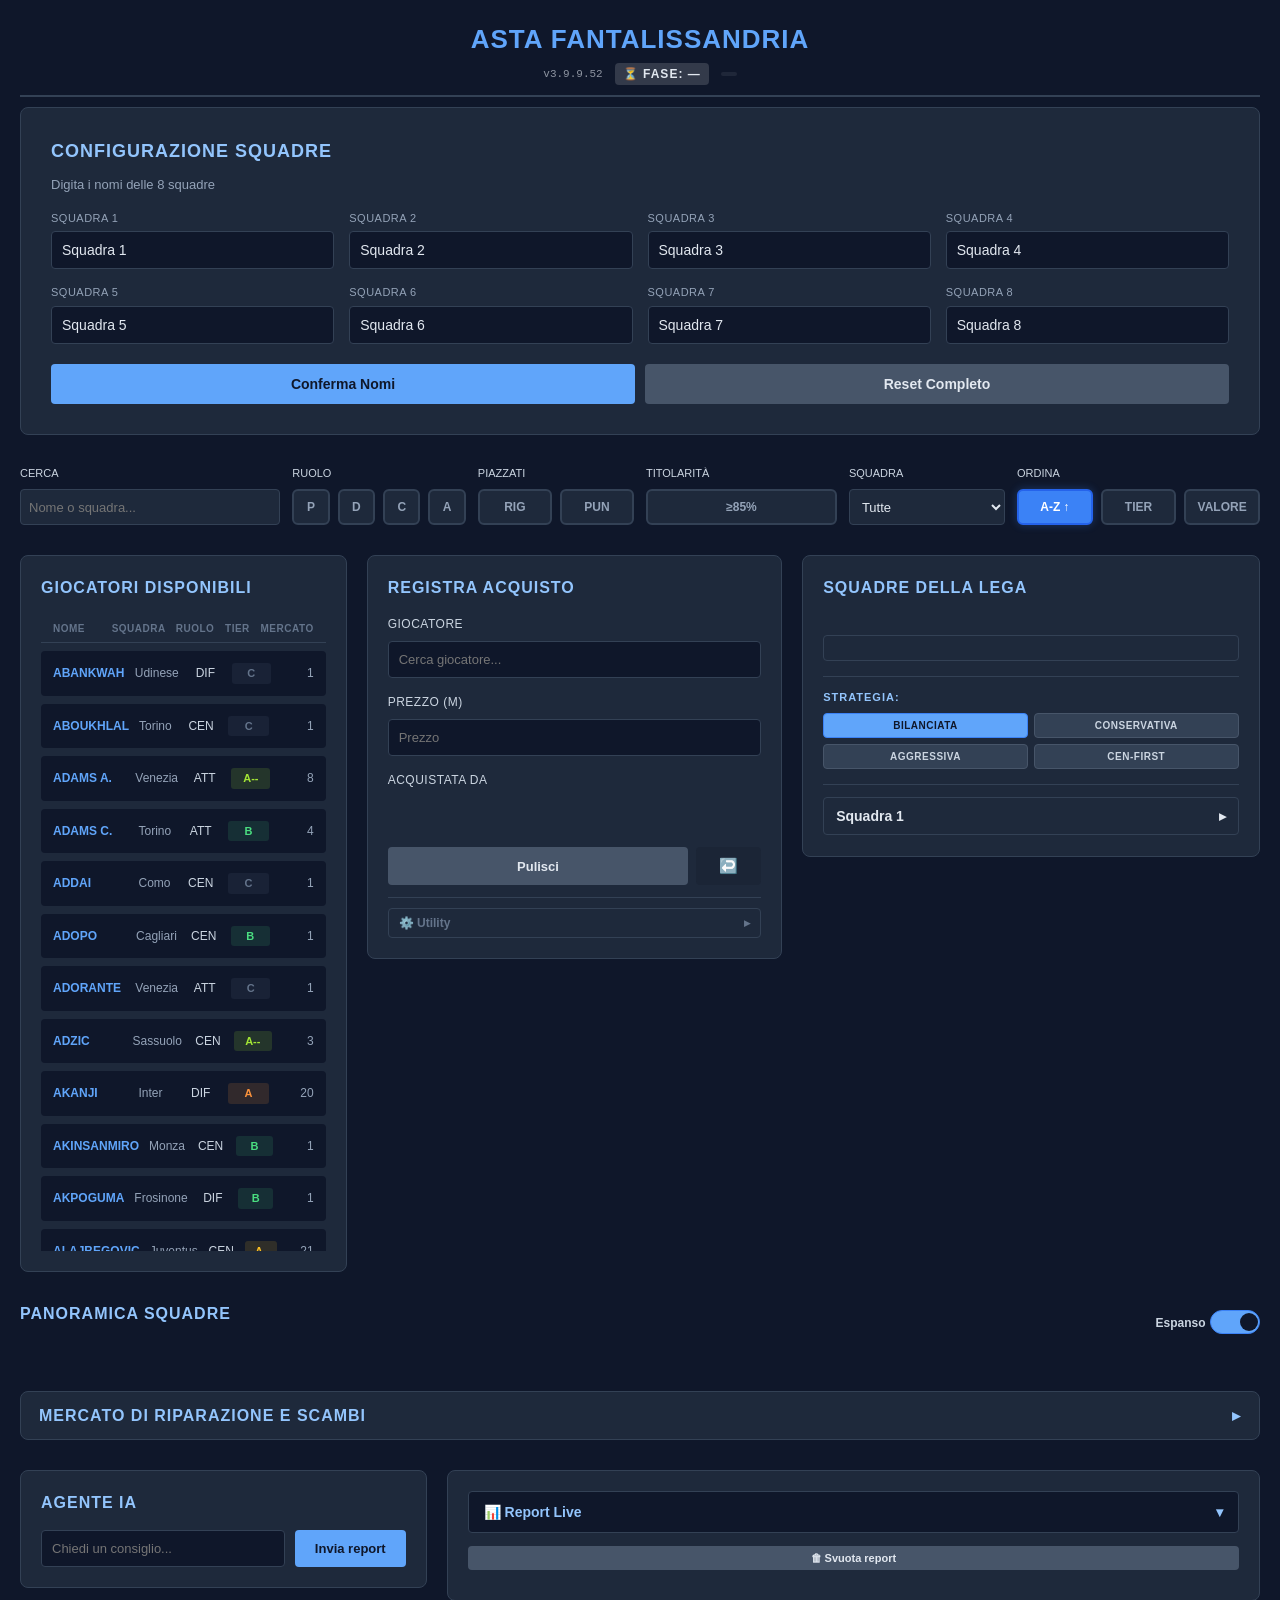
<file: index.html>
<!DOCTYPE html>
<html lang="it">
<head>
    <meta charset="UTF-8">
    <meta name="viewport" content="width=device-width, initial-scale=1.0">

    <!-- CACHE.
         Il ?v= sui file .css/.js non basta da solo: se Safari serve dalla
         cache QUESTA pagina, dentro trova ancora il numero vecchio e
         ricarica di conseguenza anche CSS e JS vecchi. GitHub Pages non
         permette di impostare header HTTP, quindi si chiede al browser di
         non conservare il documento. Non e' garantito al 100% su tutti i
         browser, ma su Safari fa la differenza. -->
    <meta http-equiv="Cache-Control" content="no-cache, no-store, must-revalidate">
    <meta http-equiv="Pragma" content="no-cache">
    <meta http-equiv="Expires" content="0">

    <!-- Pagina principale: raggiungibile come pol1bio.github.io/FantaAI/
         Copia identica di fantacalcio_v3_9_6.html, tenuto come indirizzo
         vecchio finche' non si e' sicuri. Quando si cancella il vecchio,
         questo resta l'unico: NON modificarne uno solo dei due nel
         frattempo, o divergono. -->
    <title>Asta Fantacalcio v3.9.9.52</title>
    <link rel="icon" type="image/png" href="favicon.png">
    <link rel="stylesheet" href="fantacalcio_styles.css?v=39952">
</head>
<body>
    <script>
        /* Versione dichiarata da QUESTA pagina. fantacalcio_app.js dichiara
           la propria: se le due non coincidono vuol dire che il browser ha
           mescolato file di versioni diverse (tipicamente HTML dalla cache e
           JS nuovo, o viceversa) e viene mostrato un avviso invece di far
           usare in asta una combinazione incoerente. */
        window.HTML_VERSION = '3.9.9.52';
    </script>
    <div class="container">
        <header>
            <h1 id="appTitle">Asta Fantacalcio</h1>
            <div style="display:flex;gap:12px;align-items:center;justify-content:center;margin-top:4px;">
                <span style="font-size:11px;opacity:0.6;font-family:monospace;">v3.9.9.52</span>
                <span id="faseIndicator" style="font-size:12px;font-weight:700;letter-spacing:1px;padding:2px 8px;border-radius:4px;background:rgba(255,255,255,0.15);">⏳ FASE: —</span>
                <span id="astaProgress" style="font-size:11px;font-family:monospace;color:#cbd5e1;padding:2px 8px;border-radius:4px;background:rgba(255,255,255,0.07);"></span>
            </div>
        </header>

        <!-- SETUP NOMI SQUADRE -->
        <div id="setupNamesSection" class="setup-section">
            <h2>Configurazione Squadre</h2>
            <p style="color: #94a3b8; font-size: 13px; margin-bottom: 15px;">Digita i nomi delle 8 squadre</p>
            <div class="setup-grid" id="setupNamesGrid"></div>
            <div class="setup-button-group">
                <button onclick="confirmTeamNames()">Conferma Nomi</button>
                <button class="secondary" onclick="resetAll()">Reset Completo</button>
            </div>
        </div>

        <!-- SETUP ORDINE -->
        <div id="setupSection" class="setup-section" style="display: none;">
            <h2>Setup Ordine Estrazione</h2>
            <p style="color: #94a3b8; font-size: 13px; margin-bottom: 15px;">Seleziona l'ordine in cui le squadre apriranno i giocatori</p>
            <div class="setup-grid" id="setupGrid"></div>
            <div class="setup-button-group">
                <button onclick="confirmOrder()">Conferma Ordine</button>
                <button class="secondary" onclick="resetSetup()">Resetta</button>
            </div>
        </div>

        <!-- CONFERMA BUDGET: compare solo nelle leghe dove il budget di
             partenza non e' uguale per tutti (1996: 400 + residuo). Va fatta
             PRIMA del primo acquisto. -->
        <div id="budgetSection" class="setup-section" style="display: none;">
            <h2>Conferma crediti di partenza</h2>
            <p style="color: #94a3b8; font-size: 13px; margin-bottom: 15px;">
                400 crediti più il residuo della scorsa stagione. Correggi se qualcuno contesta il proprio residuo.
            </p>
            <div class="setup-grid" id="budgetGrid"></div>
            <div class="setup-button-group">
                <button onclick="confermaBudget()">Conferma crediti</button>
                <button class="secondary" onclick="ripristinaBudgetDiLega()">Ripristina valori di partenza</button>
            </div>
        </div>

        <!-- FILTRI (1 riga) -->
        <div class="filters-section">
            <div class="filter-row">
                <div class="filter-item">
                    <label style="font-size: 11px; color: #cbd5e1; text-transform: uppercase; display: block; margin-bottom: 8px;">Cerca</label>
                    <div style="position: relative;">
                        <input type="text" id="availableSearch" placeholder="Nome o squadra..." onkeyup="filterAvailable()" style="width: 100%; padding: 8px; background: #1e293b; border: 1px solid #334155; border-radius: 4px; color: #e2e8f0; font-size: 13px;">
                        <button id="clearAvailableSearchBtn" onclick="clearAvailableSearch()" style="position: absolute; right: 10px; top: 50%; transform: translateY(-50%); background: none; border: none; color: #60a5fa; cursor: pointer; font-size: 18px; padding: 0; display: none;">✕</button>
                    </div>
                </div>

                <div class="filter-item">
                    <label style="font-size: 11px; color: #cbd5e1; text-transform: uppercase; display: block; margin-bottom: 8px;">Ruolo</label>
                    <div class="filter-buttons">
                        <button class="filter-btn" onclick="toggleRoleFilter('POR', this)">P</button>
                        <button class="filter-btn" onclick="toggleRoleFilter('DIF', this)">D</button>
                        <button class="filter-btn" onclick="toggleRoleFilter('CEN', this)">C</button>
                        <button class="filter-btn" onclick="toggleRoleFilter('ATT', this)">A</button>
                    </div>
                </div>

                <div class="filter-item">
                    <label style="font-size: 11px; color: #cbd5e1; text-transform: uppercase; display: block; margin-bottom: 8px;">Piazzati</label>
                    <div class="filter-buttons">
                        <button class="filter-btn" title="Rigoristi designati" onclick="toggleSetPieceFilter('RIGOR', this)">RIG</button>
                        <button class="filter-btn" title="Battitori di punizioni" onclick="toggleSetPieceFilter('PUNIZION', this)">PUN</button>
                    </div>
                </div>

                <div class="filter-item">
                    <label style="font-size: 11px; color: #cbd5e1; text-transform: uppercase; display: block; margin-bottom: 8px;">Titolarità</label>
                    <div class="filter-buttons">
                        <button class="filter-btn" id="btnTitolareFisso" title="Titolarità attesa ≥ 85%" onclick="toggleTitolareFilter(this)">≥85%</button>
                    </div>
                </div>

                <div class="filter-item">
                    <label style="font-size: 11px; color: #cbd5e1; text-transform: uppercase; display: block; margin-bottom: 8px;">Squadra</label>
                    <select id="filterTeam" onchange="filterAvailable()" style="width: 100%; padding: 8px; background: #1e293b; border: 1px solid #334155; border-radius: 4px; color: #e2e8f0; font-size: 13px;">
                        <option value="">Tutte</option>
                    </select>
                </div>

                <div class="filter-item">
                    <label style="font-size: 11px; color: #cbd5e1; text-transform: uppercase; display: block; margin-bottom: 8px;">Ordina</label>
                    <div class="filter-buttons">
                        <button class="sort-toggle" id="sortAlpha" onclick="setSortMode('alpha')">
                            A-Z <span id="alphaDir">↑</span>
                        </button>
                        <button class="sort-toggle" id="sortTier" onclick="setSortMode('tier')">TIER</button>
                        <button class="sort-toggle" id="sortValue" onclick="setSortMode('value')">VALORE</button>
                    </div>
                </div>
            </div>
        </div>

        <!-- MAIN LAYOUT 4-COLONNE -->
        <div class="main-layout-4col">
            <!-- COLONNA 1-2: Giocatori Disponibili (2 colonne) -->
            <div class="col-players-left">
                <div class="panel">
                    <h3>Giocatori Disponibili</h3>
                    <div class="players-list-header">
                        <div>Nome</div>
                        <div>Squadra</div>
                        <div style="text-align:center;">Ruolo</div>
                        <div style="text-align:center;">Tier</div>
                        <div style="text-align:right;">Mercato</div>
                    </div>
                    <div class="players-list" id="playersList"></div>
                </div>
            </div>

            <!-- COLONNA 3: Registra Acquisto -->
            <div class="col-register">
                <div class="panel">
                    <h2>Registra Acquisto</h2>
                    
                    <div class="form-group">
                        <label>Giocatore</label>
                        <div class="autocomplete-container" style="position: relative;">
                            <input type="text" id="playerSearch" placeholder="Cerca giocatore..." autocomplete="off">
                            <button id="clearSearchBtn" onclick="clearPlayerSearch()" style="position: absolute; right: 10px; top: 50%; transform: translateY(-50%); background: none; border: none; color: #60a5fa; cursor: pointer; font-size: 18px; padding: 0; display: none;">✕</button>
                            <div id="autocompleteList" class="autocomplete-list"></div>
                        </div>
                    </div>

                    <div id="playerInfo" style="background: #0f172a; padding: 10px; border-radius: 4px; margin-bottom: 12px; font-size: 13px; display: none;"></div>

                    <div class="form-group">
                        <label>Prezzo (M)</label>
                        <input type="number" id="playerPrice" placeholder="Prezzo">
                    </div>

                    <div class="form-group">
                        <label>Acquistata da</label>
                        <div id="turnoChiamata" style="display:none;font-size:12px;color:#fbbf24;margin-bottom:8px;"></div>
                        <div class="team-buttons" id="teamButtons"></div>
                    </div>

                    <div id="messageDiv" class="message-div"></div>

                    <!-- Pulisci e Annulla sulla stessa riga, 8/10 e 2/10:
                         Pulisci si usa a ogni acquisto, Annulla solo quando
                         c'e' stato un errore. -->
                    <div class="button-group" style="display: flex; gap: 8px; margin-top: 15px; align-items: stretch;">
                        <button onclick="clearForm()" class="secondary" style="flex: 8;">Pulisci</button>
                        <button onclick="annullaUltimoAcquisto()" class="secondary btn-undo" style="flex: 2;"
                                title="Annulla l'ultimo acquisto registrato (prezzo o squadra sbagliati)">↩️</button>
                    </div>

                    <div class="utility-section">
                        <button class="utility-toggle" onclick="toggleUtility()">
                            <span>⚙️ Utility</span>
                            <span id="utilityChevron">▸</span>
                        </button>
                        <div id="utilityBody" class="utility-body" style="display:none;">
                            <button onclick="generaSquadreRandom()" class="secondary" style="background: #059669; border-color: #047857;">🎲 Genera squadre</button>
                            <button id="btnManagerReali" onclick="caricaManagerReali()" class="secondary"
                                    style="background: #7c3aed; border-color: #6d28d9; display:none;">
                                👥 Carica manager reali
                            </button>
                            <button onclick="downloadAstaJSON()" class="secondary">💾 Salva Asta</button>
                            <button onclick="document.getElementById('loadAstaInput').click()" class="secondary">📤 Carica Asta</button>
                            <button onclick="resetRose()" class="secondary" style="background: #7c3aed; border-color: #6d28d9;">🔄 Reset Rose</button>
                            <input type="file" id="loadAstaInput" accept=".json" style="display: none;" onchange="loadAstaJSON(event)">

                            <!-- Selettore di lega: imposta in un colpo solo
                                 rosa, budget, regola del turno e profili dei
                                 manager. Cambiare lega azzera l'asta in corso. -->
                            <div style="margin-top:12px;padding-top:10px;border-top:1px solid #334155;">
                                <div style="font-size:11px;color:#93c5fd;font-weight:600;text-transform:uppercase;letter-spacing:1px;margin-bottom:6px;">
                                    Lega
                                </div>
                                <div class="filter-buttons">
                                    <button class="filter-btn" id="btnLega_fantalissandria"
                                            title="8 squadre, 500 crediti, rosa 3/8/8/6, modificatore difesa"
                                            onclick="cambiaLega('fantalissandria')">FANTALISSANDRIA</button>
                                    <button class="filter-btn" id="btnLega_lega1996"
                                            title="8 squadre, 400 + residui, rosa 3/7/8/6, senza modificatore"
                                            onclick="cambiaLega('lega1996')">1996</button>
                                </div>
                            </div>

                            <!-- Riconferme: solo nelle leghe che le prevedono
                                 (oggi la 1996). Vanno inserite PRIMA di
                                 cominciare l'asta: occupano slot di rosa e
                                 scalano budget, ma a prezzo fuori mercato. -->
                            <div id="riconfermeBox" style="margin-top:12px;padding-top:10px;border-top:1px solid #334155;display:none;">
                                <div style="font-size:11px;color:#93c5fd;font-weight:600;text-transform:uppercase;letter-spacing:1px;margin-bottom:6px;">
                                    Riconferme
                                </div>
                                <button onclick="apriFormRiconferme()" class="secondary"
                                        style="background:#0369a1;border-color:#075985;width:100%;">
                                    🔒 Gestisci riconferme
                                </button>
                                <div id="riconfermeRiepilogo" style="font-size:11px;color:#94a3b8;margin-top:6px;"></div>
                            </div>

                            <!-- Regola del turno di chiamata: impostata dalla
                                 lega, modificabile a mano se serve. -->
                            <div style="margin-top:12px;padding-top:10px;border-top:1px solid #334155;">
                                <div style="font-size:11px;color:#93c5fd;font-weight:600;text-transform:uppercase;letter-spacing:1px;margin-bottom:6px;">
                                    Dopo un acquisto chiama
                                </div>
                                <div class="filter-buttons">
                                    <button class="filter-btn" id="btnTurnoChiamante"
                                            title="Fantalissandria: ordine prestabilito, il turno avanza da chi ha chiamato"
                                            onclick="impostaRegolaTurno('chiamante')">ORDINE FISSO</button>
                                    <button class="filter-btn" id="btnTurnoAcquirente"
                                            title="Lega Fantacalcio 1996: chiama chi viene dopo l'acquirente nell'ordine"
                                            onclick="impostaRegolaTurno('acquirente')">DOPO CHI COMPRA</button>
                                </div>
                            </div>
                        </div>
                    </div>
                </div>
            </div>

            <!-- COLONNA 4: La mia squadra (Sticky) -->
            <div class="col-my-squad">
                <div class="my-squad-panel sticky">
                    <!-- P3 — ordine del pannello: prima il colpo d'occhio su
                         tutta la lega, poi la propria squadra, poi le strategie. -->
                    <h3 style="margin-top: 0;">Squadre della lega</h3>
                    <div id="leagueDashboard" class="league-dashboard"></div>

                    <div id="strategicDashboard" style="background: #1e293b; padding: 12px; border-radius: 4px; border: 1px solid #334155; font-size: 11px; line-height: 1.6;"></div>

                    <div style="margin-top: 15px; padding-top: 12px; border-top: 1px solid #334155; margin-bottom: 15px;">
                        <div style="font-size: 11px; color: #93c5fd; font-weight: 600; margin-bottom: 8px; text-transform: uppercase; letter-spacing: 1px;">Strategia:</div>
                        <div class="strategy-buttons-group">
                            <button class="strategy-btn active" data-strategy="bilanciata" onclick="switchStrategy('bilanciata')">BILANCIATA</button>
                            <button class="strategy-btn" data-strategy="conservativa" onclick="switchStrategy('conservativa')">CONSERVATIVA</button>
                            <button class="strategy-btn" data-strategy="aggressiva" onclick="switchStrategy('aggressiva')">AGGRESSIVA</button>
                            <button class="strategy-btn" data-strategy="centrocampo-first" onclick="switchStrategy('centrocampo-first')">CEN-FIRST</button>
                        </div>
                    </div>

                    <!-- I miei numeri: utili da controllare, ma non da tenere
                         sempre sotto gli occhi durante l'asta. Speso e budget
                         si leggono gia' nel riquadro della lega qui sopra. -->
                    <div class="mysquad-collapse">
                        <button class="mysquad-toggle" onclick="toggleMySquadPanel()">
                            <span id="myTeamName">Squadra 1</span>
                            <span id="mySquadChevron" style="float:right;">&#9656;</span>
                        </button>
                        <div id="mySquadBody" class="mysquad-body">
                            <div class="squad-stats">
                                <div class="stat-box">
                                    <div class="stat-label">Speso</div>
                                    <div class="stat-value" id="mySpent">0</div>
                                    <div class="stat-percentage" id="mySpentPct">0%</div>
                                </div>
                                <div class="stat-box">
                                    <div class="stat-label">Budget Rimasto</div>
                                    <div class="stat-value" id="budgetLeft">500</div>
                                    <div class="stat-percentage" id="budgetLeftPct">100%</div>
                                </div>
                            </div>

                            <div style="background: #0f172a; padding: 10px; border-radius: 4px; text-align: center; margin-bottom: 12px; font-size: 13px;">
                                <span style="color: #94a3b8;">Giocatori: </span>
                                <span id="playerCount" style="color: #60a5fa; font-weight: bold;">0/25</span>
                            </div>

                            <h3 style="margin-top: 0;">Per Ruolo</h3>
                            <div class="role-stats">
                                <div class="role-stat">
                                    <div class="label">Portieri</div>
                                    <div class="count" id="count-POR">0/3</div>
                                </div>
                                <div class="role-stat">
                                    <div class="label">Difensori</div>
                                    <div class="count" id="count-DIF">0/8</div>
                                </div>
                                <div class="role-stat">
                                    <div class="label">Centrocampisti</div>
                                    <div class="count" id="count-CEN">0/8</div>
                                </div>
                                <div class="role-stat">
                                    <div class="label">Attaccanti</div>
                                    <div class="count" id="count-ATT">0/6</div>
                                </div>
                            </div>
                        </div>
                    </div>
                </div>
            </div>
        </div>

        <!-- PANORAMICA SQUADRE -->
        <div class="overview-section">
            <div style="display: flex; justify-content: space-between; align-items: center; margin-bottom: 20px;">
                <h3>Panoramica Squadre</h3>
                <div style="display: flex; gap: 6px; align-items: center;">
                    <div class="toggle-container">
                        <span class="toggle-label" id="toggleLabel">Espanso</span>
                        <label class="toggle-switch">
                            <input type="checkbox" id="toggleViewCheckbox" onchange="toggleOverviewMode()" checked>
                            <span class="toggle-slider"></span>
                        </label>
                    </div>
                </div>
            </div>
            <div class="teams-grid" id="teamsGrid"></div>
        </div>

        <!-- MERCATO DI RIPARAZIONE E SCAMBI -->
        <div class="overview-section riparazione-section">
            <button class="rip-toggle" onclick="toggleRiparazione()">
                <span>Mercato di riparazione e scambi</span>
                <span id="riparazioneChevron">&#9656;</span>
            </button>
            <div id="riparazioneBody" class="rip-body" style="display: none;"></div>
        </div>

        <!-- AGENTE IA E REPORT LIVE (2 colonne) -->
        <div class="ia-report-row">
            <!-- COLONNA 1: AGENTE IA (2/6) -->
            <div class="ia-panel">
                <h2>Agente IA</h2>
                <div id="chatHistory" class="chat-history"></div>
                <div id="aiError" class="ai-error" style="display: none;"></div>
                <div class="ia-input-group">
                    <input type="text" id="aiQuestion" placeholder="Chiedi un consiglio...">
                    <button onclick="inviaReport()">Invia report</button>
                </div>
            </div>

            <!-- COLONNA 2: REPORT LIVE (4/6) -->
            <div class="report-live-panel">
                <button class="report-live-toggle" onclick="toggleReportLive()">
                    <span>📊 Report Live</span>
                    <span id="reportLiveChevron">▾</span>
                    <span id="reportLiveCount" class="tab-badge" style="display:none;">0</span>
                </button>
                <button class="secondary" onclick="svuotaReport()"
                        style="width:100%;margin-bottom:10px;font-size:11px;padding:6px;">
                    🗑 Svuota report
                </button>
                <div id="reportLiveBody" class="report-live-body"></div>
            </div>
        </div>
    </div>

    <!-- SCRIPT ESTERNI -->
    <!-- FORM RICONFERME (solo leghe che le prevedono).
         Una riga per squadra: nome giocatore (con autocompletamento dal
         listone) e prezzo pagato l'anno prima. Il vincolo "uno per ruolo"
         viene controllato al salvataggio, non qui, cosi' si puo' compilare
         nell'ordine che si vuole. -->
    <div id="riconfermeModal" style="display:none;position:fixed;inset:0;background:rgba(2,6,23,0.85);z-index:9000;overflow:auto;padding:24px;">
        <div style="max-width:900px;margin:0 auto;background:#0f172a;border:1px solid #334155;border-radius:8px;padding:20px;">
            <div style="display:flex;justify-content:space-between;align-items:center;margin-bottom:6px;">
                <h2 style="margin:0;font-size:18px;color:#e2e8f0;">🔒 Riconferme</h2>
                <button onclick="chiudiFormRiconferme()" class="secondary" style="padding:4px 10px;">✕</button>
            </div>
            <div id="riconfermeRegole" style="font-size:12px;color:#94a3b8;margin-bottom:14px;"></div>
            <div id="riconfermeForm"></div>
            <div id="riconfermeErrori" style="color:#f87171;font-size:12px;margin:10px 0;white-space:pre-line;"></div>
            <div style="display:flex;gap:10px;margin-top:14px;">
                <button onclick="salvaRiconferme()" style="background:#059669;border-color:#047857;">✓ Registra riconferme</button>
                <button onclick="chiudiFormRiconferme()" class="secondary">Annulla</button>
            </div>
        </div>
    </div>
    <datalist id="listaGiocatoriRiconferme"></datalist>

    <script src="players_data.js?v=39952"></script>
    <script src="storico_fantalissandria.js?v=39952"></script>
    <script src="storico_1996.js?v=39952"></script>
    <script src="infortuni_serie_a.js?v=39952"></script>
    <script src="fantacalcio_app.js?v=39952"></script>
    <script src="fantacalcio_ai.js?v=39952"></script>
</body>
</html>
</file>
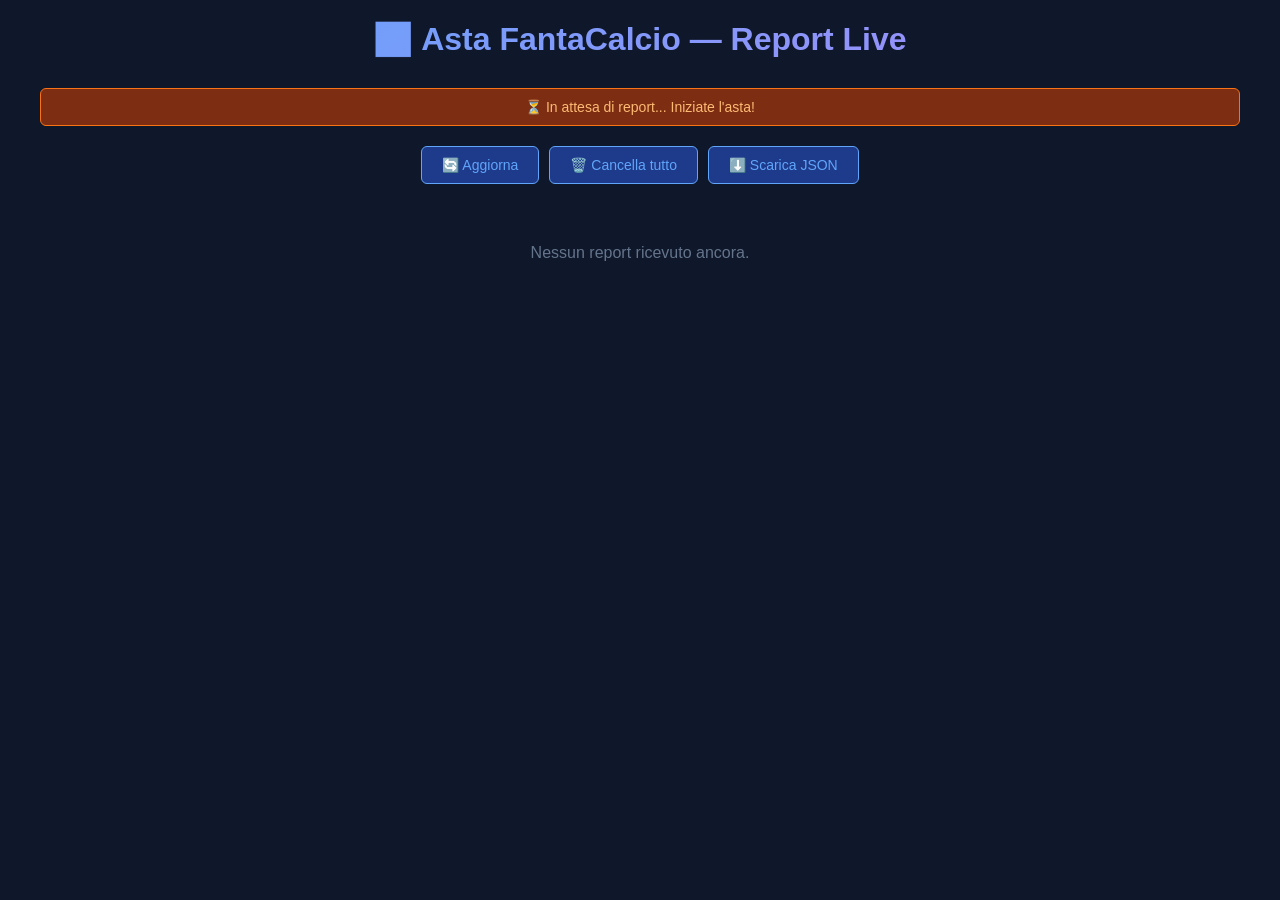
<file: reports.html>
<!DOCTYPE html>
<html lang="it">
<head>
    <meta charset="UTF-8">
    <meta name="viewport" content="width=device-width, initial-scale=1.0">
    <title>Asta FantaCalcio - Report Live</title>
    <style>
        * {
            margin: 0;
            padding: 0;
            box-sizing: border-box;
        }
        
        body {
            font-family: -apple-system, BlinkMacSystemFont, 'Segoe UI', Roboto, Oxygen, Ubuntu, Cantarell, sans-serif;
            background: #0f172a;
            color: #e2e8f0;
            padding: 20px;
        }
        
        .container {
            max-width: 1200px;
            margin: 0 auto;
        }
        
        h1 {
            text-align: center;
            margin-bottom: 30px;
            font-size: 2em;
            background: linear-gradient(135deg, #60a5fa, #a78bfa);
            -webkit-background-clip: text;
            -webkit-text-fill-color: transparent;
        }
        
        .controls {
            display: flex;
            gap: 10px;
            margin-bottom: 20px;
            justify-content: center;
            flex-wrap: wrap;
        }
        
        button {
            padding: 10px 20px;
            background: #1e3a8a;
            color: #60a5fa;
            border: 1px solid #60a5fa;
            border-radius: 6px;
            cursor: pointer;
            font-size: 14px;
            transition: all 0.3s;
        }
        
        button:hover {
            background: #60a5fa;
            color: #0f172a;
        }
        
        .reports-list {
            display: grid;
            gap: 15px;
        }
        
        .report-item {
            background: #1e293b;
            border: 1px solid #334155;
            border-radius: 8px;
            padding: 15px;
            animation: slideIn 0.3s ease-out;
        }
        
        @keyframes slideIn {
            from {
                opacity: 0;
                transform: translateY(-10px);
            }
            to {
                opacity: 1;
                transform: translateY(0);
            }
        }
        
        .report-header {
            display: flex;
            justify-content: space-between;
            align-items: center;
            margin-bottom: 10px;
            padding-bottom: 10px;
            border-bottom: 1px solid #475569;
        }
        
        .report-time {
            font-size: 12px;
            color: #94a3b8;
        }
        
        .report-num {
            font-weight: bold;
            color: #60a5fa;
            font-size: 14px;
        }
        
        .report-content {
            font-family: 'Monaco', 'Courier New', monospace;
            font-size: 13px;
            line-height: 1.5;
            background: #0f172a;
            padding: 12px;
            border-radius: 4px;
            max-height: 200px;
            overflow-y: auto;
            white-space: pre-wrap;
            word-wrap: break-word;
        }
        
        .report-content::-webkit-scrollbar {
            width: 6px;
        }
        
        .report-content::-webkit-scrollbar-track {
            background: #1e293b;
        }
        
        .report-content::-webkit-scrollbar-thumb {
            background: #475569;
            border-radius: 3px;
        }
        
        .empty {
            text-align: center;
            padding: 40px 20px;
            color: #64748b;
        }
        
        .status {
            text-align: center;
            padding: 10px;
            margin-bottom: 20px;
            border-radius: 6px;
            font-size: 14px;
        }
        
        .status.listening {
            background: #065f46;
            color: #86efac;
            border: 1px solid #22c55e;
        }
        
        .status.waiting {
            background: #7c2d12;
            color: #fdba74;
            border: 1px solid #f97316;
        }
    </style>
</head>
<body>
    <div class="container">
        <h1>📊 Asta FantaCalcio — Report Live</h1>
        
        <div id="status" class="status waiting">
            ⏳ In attesa di report... Iniziate l'asta!
        </div>
        
        <div class="controls">
            <button onclick="loadReports()">🔄 Aggiorna</button>
            <button onclick="clearAll()">🗑️ Cancella tutto</button>
            <button onclick="downloadJSON()">⬇️ Scarica JSON</button>
        </div>
        
        <div id="reportsList" class="reports-list">
            <div class="empty">Nessun report ricevuto ancora.</div>
        </div>
    </div>

    <script>
        // Salva report in localStorage
        function saveReport(report, timestamp) {
            let reports = JSON.parse(localStorage.getItem('astaReports') || '[]');
            reports.push({
                id: reports.length + 1,
                report,
                timestamp,
                receivedAt: new Date().toISOString()
            });
            localStorage.setItem('astaReports', JSON.stringify(reports));
            return reports.length;
        }

        // Carica e visualizza i report
        function loadReports() {
            const reports = JSON.parse(localStorage.getItem('astaReports') || '[]');
            const container = document.getElementById('reportsList');
            const status = document.getElementById('status');
            
            if (reports.length === 0) {
                container.innerHTML = '<div class="empty">Nessun report ricevuto ancora.</div>';
                status.className = 'status waiting';
                status.textContent = '⏳ In attesa di report... Iniziate l\'asta!';
                return;
            }
            
            status.className = 'status listening';
            status.textContent = `✅ ${reports.length} report ricevuti. Ultimo: ${new Date(reports[reports.length - 1].receivedAt).toLocaleTimeString('it-IT')}`;
            
            container.innerHTML = reports.map(r => `
                <div class="report-item">
                    <div class="report-header">
                        <span class="report-num">#${r.id}</span>
                        <span class="report-time">${new Date(r.receivedAt).toLocaleTimeString('it-IT')}</span>
                    </div>
                    <div class="report-content">${escapeHtml(r.report)}</div>
                </div>
            `).reverse().join('');
        }

        function escapeHtml(text) {
            const div = document.createElement('div');
            div.textContent = text;
            return div.innerHTML;
        }

        function clearAll() {
            if (confirm('Sei sicuro? Cancellerai tutti i report.')) {
                localStorage.removeItem('astaReports');
                loadReports();
            }
        }

        function downloadJSON() {
            const reports = JSON.parse(localStorage.getItem('astaReports') || '[]');
            const json = JSON.stringify(reports, null, 2);
            const blob = new Blob([json], { type: 'application/json' });
            const url = URL.createObjectURL(blob);
            const a = document.createElement('a');
            a.href = url;
            a.download = `asta-reports-${new Date().toISOString().split('T')[0]}.json`;
            a.click();
        }

        // Auto-load ogni 2 secondi
        setInterval(loadReports, 2000);
        
        // Carica subito
        loadReports();

        // Listen per postMessage dalla app (per refresh immediato)
        window.addEventListener('message', (e) => {
            if (e.data.type === 'report-sent') {
                loadReports();
            }
        });
    </script>
</body>
</html>
</file>
<file: fantacalcio_styles.css>
/* ==========================================
   FANTACALCIO v3.9.5 - CSS PULITO
   =========================================== */

/* RESET E BASE */
* {
    margin: 0;
    padding: 0;
    box-sizing: border-box;
}

body {
    font-family: -apple-system, BlinkMacSystemFont, 'Segoe UI', sans-serif;
    background: #0f172a;
    color: #e2e8f0;
    line-height: 1.5;
}

.container {
    max-width: 1600px;
    margin: 0 auto;
    padding: 20px;
}

/* ==========================================
   HEADER E LAYOUT PRINCIPALE
   ========================================== */

/* HEADER */
header {
    text-align: center;
    margin-bottom: 10px;
    border-bottom: 2px solid #334155;
    padding-bottom: 10px;
}

header h1 {
    font-size: 26px;
    color: #60a5fa;
    letter-spacing: 1px;
    text-transform: uppercase;
    font-weight: 700;
}

/* ==========================================
   SETUP E CONFIGURAZIONE
   ========================================== */

/* Regola mancante da sempre: il codice usa classList.add('hidden') in piu'
   punti, ma l'unica regola esistente era .order-display.hidden, valida solo
   per quel riquadro. Su ogni altro elemento la classe non faceva nulla. */
.hidden {
    display: none !important;
}

/* SETUP SECTIONS */
.setup-section {
    background: #1e293b;
    border: 1px solid #334155;
    border-radius: 8px;
    padding: 30px;
    margin-bottom: 30px;
}

.setup-section h2 {
    font-size: 18px;
    color: #93c5fd;
    margin-bottom: 10px;
    text-transform: uppercase;
    letter-spacing: 1px;
}

.setup-section > p {
    color: #94a3b8;
    font-size: 13px;
    margin-bottom: 15px;
}

.setup-grid {
    display: grid;
    grid-template-columns: repeat(4, 1fr);
    gap: 15px;
    margin-bottom: 20px;
}

.setup-grid input,
.setup-grid select {
    padding: 10px;
    background: #0f172a;
    border: 1px solid #334155;
    border-radius: 4px;
    color: #e2e8f0;
    font-size: 14px;
}

.setup-button-group {
    display: flex;
    gap: 10px;
}

.setup-button-group button {
    flex: 1;
    padding: 12px;
    border: none;
    border-radius: 4px;
    font-size: 14px;
    cursor: pointer;
    transition: all 0.2s;
}

.setup-button-group button:not(.secondary) {
    background: #60a5fa;
    color: #0f172a;
    font-weight: bold;
}

.setup-button-group button.secondary {
    background: #475569;
    color: #e2e8f0;
}

.setup-button-group button:hover {
    opacity: 0.9;
}

/* ORDER DISPLAY */


/* FILTRI */
.filters-section {
    margin: 30px 0 20px 0;
}

.filter-row {
    display: grid;
    grid-template-columns: 1.5fr 1fr 0.9fr 1.1fr 0.9fr 1.4fr;
    gap: 12px;
}

.filter-item {
    display: flex;
    flex-direction: column;
}

.filter-item label {
    font-size: 11px;
    color: #cbd5e1;
    text-transform: uppercase;
    display: block;
    margin-bottom: 8px;
}

/* Altezza unica per tutti i controlli della barra filtri.
   Prima i campi di testo e il menu a tendina stavano sui 34px (padding 8 +
   bordo 1) mentre i bottoni arrivavano a 38 (padding 10 + bordo 2): allineati
   in alto, si vedeva lo scalino. 36px e' la via di mezzo esatta.
   L'altezza e' fissata esplicitamente e con box-sizing: border-box, cosi'
   resta la stessa nonostante i bordi di spessore diverso. */
:root {
    --filter-h: 36px;
}

.filter-item input,
.filter-item select {
    height: var(--filter-h);
    box-sizing: border-box;
    padding: 0 8px;
    background: #1e293b;
    border: 1px solid #334155;
    border-radius: 4px;
    color: #e2e8f0;
    font-size: 13px;
}

.filter-buttons {
    display: flex;
    gap: 8px;
    align-items: stretch;
}

.filter-btn,
.sort-toggle {
    flex: 1;
    height: var(--filter-h);
    box-sizing: border-box;
    /* flex per centrare il testo verticalmente ora che l'altezza e' fissa
       e non piu' dettata dal padding */
    display: inline-flex;
    align-items: center;
    justify-content: center;
    gap: 3px;
    padding: 0 6px;
    background: #1e293b;
    border: 2px solid #334155;
    border-radius: 6px;
    color: #94a3b8;
    cursor: pointer;
    font-size: 12px;
    font-weight: 600;
    line-height: 1;
    white-space: nowrap;
    transition: all 0.2s;
}

.filter-btn:hover,
.sort-toggle:hover {
    background: #334155;
    color: #cbd5e1;
    border-color: #475569;
}

.filter-btn.active,
.sort-toggle.active {
    background: #3b82f6;
    color: #fff;
    border-color: #2563eb;
    box-shadow: 0 0 8px rgba(59, 130, 246, 0.3);
}

/* LAYOUT 4-COLONNE */
.main-layout-4col {
    display: grid;
    grid-template-columns: 1.1fr 1.4fr 0.95fr;
    gap: 20px;
    margin: 30px 0;
    align-items: start;
}

.col-players-left {
    grid-column: span 1;
}

.col-register {
    grid-column: span 1;
}

.col-my-squad {
    grid-column: span 1;
}

/* PANEL */
.panel {
    background: #1e293b;
    border: 1px solid #334155;
    border-radius: 8px;
    padding: 20px;
}

.panel h2 {
    font-size: 16px;
    color: #93c5fd;
    margin-bottom: 15px;
    text-transform: uppercase;
    letter-spacing: 1px;
}

.panel h3 {
    font-size: 16px;
    color: #93c5fd;
    margin-bottom: 15px;
    text-transform: uppercase;
    letter-spacing: 1px;
}

/* FORM */
.form-group {
    margin-bottom: 15px;
}

.form-group label {
    display: block;
    margin-bottom: 8px;
    font-size: 12px;
    color: #cbd5e1;
    text-transform: uppercase;
    letter-spacing: 0.5px;
}

.form-group input,
.form-group select {
    width: 100%;
    padding: 10px;
    background: #0f172a;
    border: 1px solid #334155;
    border-radius: 4px;
    color: #e2e8f0;
    font-size: 13px;
}

.form-group input:focus,
.form-group select:focus {
    outline: none;
    border-color: #60a5fa;
    box-shadow: 0 0 0 3px rgba(96, 165, 250, 0.1);
}

/* AUTOCOMPLETE */
.autocomplete-container {
    position: relative;
}

#clearSearchBtn,
#clearAvailableSearchBtn {
    position: absolute;
    right: 10px;
    top: 50%;
    transform: translateY(-50%);
    background: none;
    border: none;
    color: #60a5fa;
    cursor: pointer;
    font-size: 18px;
    padding: 0;
    display: none;
    transition: all 0.2s;
}

#clearSearchBtn:hover,
#clearAvailableSearchBtn:hover {
    color: #3b82f6;
}

.autocomplete-list {
    position: absolute;
    top: 100%;
    left: 0;
    right: 0;
    background: #1e293b;
    border: 1px solid #334155;
    border-top: none;
    border-radius: 0 0 4px 4px;
    max-height: 200px;
    overflow-y: auto;
    z-index: 100;
    display: none;
}

.autocomplete-list.active {
    display: block;
}

.autocomplete-item {
    padding: 10px;
    border-bottom: 1px solid #334155;
    cursor: pointer;
    transition: background 0.2s;
}

.autocomplete-item:hover {
    background: #334155;
}

.autocomplete-item .name {
    color: #60a5fa;
    font-weight: bold;
    font-size: 13px;
}

.autocomplete-item .info {
    color: #94a3b8;
    font-size: 11px;
    margin-top: 3px;
}

/* TEAM BUTTONS */
.team-buttons {
    display: grid;
    grid-template-columns: repeat(4, 1fr);
    gap: 8px;
}

.team-button {
    padding: 10px;
    background: #0f172a;
    border: 1px solid #334155;
    border-radius: 4px;
    color: #e2e8f0;
    cursor: pointer;
    font-size: 12px;
    transition: all 0.2s;
}

.team-button:hover {
    background: #334155;
    border-color: #60a5fa;
}

.team-button.active {
    background: #60a5fa;
    color: #0f172a;
    border-color: #60a5fa;
    font-weight: bold;
}

/* BUTTONS */
button {
    padding: 10px 20px;
    background: #60a5fa;
    color: #0f172a;
    border: none;
    border-radius: 4px;
    cursor: pointer;
    font-size: 13px;
    font-weight: bold;
    transition: all 0.2s;
}

button:hover {
    background: #3b82f6;
}

button.secondary {
    background: #475569;
    color: #e2e8f0;
}

button.secondary:hover {
    background: #64748b;
}

/* MESSAGE */
.message-div {
    min-height: 20px;
    margin-top: 10px;
    font-size: 12px;
    color: #60a5fa;
}

/* MY SQUAD PANEL */
.my-squad-panel {
    background: #1e293b;
    border: 1px solid #334155;
    border-radius: 8px;
    padding: 20px;
    color: #e2e8f0;
}

.my-squad-panel h2 {
    font-size: 16px;
    color: #93c5fd;
    margin-bottom: 15px;
    text-transform: uppercase;
    letter-spacing: 1px;
}

.my-squad-panel h3 {
    font-size: 16px;
    color: #93c5fd;
    margin-bottom: 15px;
    text-transform: uppercase;
    letter-spacing: 1px;
}

.my-squad-panel.sticky {
    position: sticky;
    top: 20px;
    max-height: calc(100vh - 40px);
    overflow-y: auto;
}

.squad-stats {
    display: grid;
    grid-template-columns: 1fr 1fr;
    gap: 15px;
    margin-bottom: 20px;
}

.stat-box {
    background: #0f172a;
    padding: 15px;
    border-radius: 4px;
    text-align: center;
}

.stat-label {
    font-size: 11px;
    color: #94a3b8;
    text-transform: uppercase;
    margin-bottom: 5px;
}

.stat-value {
    font-size: 24px;
    color: #60a5fa;
    font-weight: bold;
}

.stat-percentage {
    font-size: 12px;
    color: #4ade80;
    margin-top: 3px;
}

.role-stats {
    display: grid;
    grid-template-columns: repeat(4, 1fr);
    gap: 10px;
    margin-bottom: 20px;
}

.role-stat {
    background: #0f172a;
    padding: 12px;
    border-radius: 4px;
    text-align: center;
    border-left: 3px solid #60a5fa;
}

.role-stat .label {
    font-size: 11px;
    color: #94a3b8;
    text-transform: uppercase;
    margin-bottom: 5px;
}

.role-stat .count {
    font-size: 16px;
    color: #60a5fa;
    font-weight: bold;
}





/* PLAYERS LIST */
.players-list {
    max-height: 600px;
    overflow-y: auto;
}

.player-row {
    display: grid;
    grid-template-columns: 1.3fr 0.6fr 0.6fr 0.7fr 0.6fr;
    gap: 10px;
    padding: 12px;
    background: #0f172a;
    border-radius: 4px;
    margin-bottom: 8px;
    font-size: 12px;
    cursor: pointer;
    transition: all 0.2s;
    align-items: center;
}

.player-row:hover {
    background: #1e293b;
    border-left: 3px solid #60a5fa;
}

.player-row .name {
    color: #60a5fa;
    font-weight: bold;
}

.player-row .squad {
    color: #94a3b8;
}

.player-row .role {
    color: #cbd5e1;
    text-align: center;
}

.player-row .status {
    color: #4ade80;
    text-align: right;
}

/* Colonna TIER: il colore rende la fascia leggibile a colpo d'occhio */
.player-row .tier {
    text-align: center;
    font-weight: 700;
    font-size: 11px;
    padding: 2px 4px;
    border-radius: 3px;
}
.player-row .tier-Aplus   { color: #f87171; background: rgba(248,113,113,0.14); }
.player-row .tier-A       { color: #fb923c; background: rgba(251,146,60,0.14); }
.player-row .tier-Aminus  { color: #fbbf24; background: rgba(251,191,36,0.14); }
.player-row .tier-Aminusminus { color: #a3e635; background: rgba(163,230,53,0.14); }
.player-row .tier-B       { color: #4ade80; background: rgba(74,222,128,0.12); }
.player-row .tier-C       { color: #64748b; background: rgba(100,116,139,0.12); }

/* Prezzo medio di mercato */
.player-row .pma {
    color: #94a3b8;
    text-align: right;
    font-variant-numeric: tabular-nums;
}

/* OVERVIEW SECTION */
.overview-section {
    margin-bottom: 30px;
}

.overview-section h3 {
    font-size: 16px;
    color: #93c5fd;
    margin-bottom: 15px;
    text-transform: uppercase;
    letter-spacing: 1px;
}

.teams-grid {
    display: grid;
    grid-template-columns: repeat(4, 1fr);
    gap: 12px;
}

.team-card {
    background: #1e293b;
    border: 1px solid #334155;
    border-radius: 8px;
    padding: 15px;
}

.team-card.my-team {
    border: 2px solid #0284c7;
    background: #162a4a;
}

.team-card h4 {
    font-size: 14px;
    color: #60a5fa;
    margin-bottom: 10px;
}

.team-stats-row {
    display: grid;
    grid-template-columns: 1fr 1fr 1fr;
    gap: 8px;
    margin-bottom: 12px;
    font-size: 12px;
}

.team-stat-item {
    background: #0f172a;
    padding: 8px;
    border-radius: 4px;
    text-align: center;
}

.team-stat-item .label {
    color: #94a3b8;
    font-size: 10px;
    text-transform: uppercase;
    margin-bottom: 3px;
}

.team-stat-item .value {
    color: #60a5fa;
    font-weight: bold;
}

.team-stat-item .subvalue {
    font-size: 11px;
    color: #64748b;
}

.team-players {
    border-top: 1px solid #334155;
    padding-top: 10px;
    font-size: 12px;
    max-height: 150px;
    overflow-y: auto;
}

.team-players.overview-expanded {
    max-height: none;
    overflow-y: visible;
}

.team-role {
    color: #93c5fd;
    font-weight: 600;
    font-size: 11px;
    margin-top: 8px;
}




/* Griglia ordinata per riga giocatore (sostituisce team-player-item):
   nome flessibile con ellissi, poi tre colonne a larghezza fissa così
   tutte le squadre allineano sigla/tier/prezzo sulla stessa colonna,
   indipendentemente dalla lunghezza del nome. */
.team-player-row {
    display: grid;
    grid-template-columns: 1fr 32px 28px 52px;
    align-items: center;
    gap: 6px;
    padding: 2px 0;
    font-size: 12px;
}

.tp-name {
    color: #cbd5e1;
    overflow: hidden;
    text-overflow: ellipsis;
    white-space: nowrap;
}

.tp-abbr {
    color: #60a5fa;
    font-weight: 600;
    font-size: 10px;
    text-align: center;
}

.tp-tier {
    font-size: 10px;
    font-weight: 700;
    text-align: center;
    padding: 1px 3px;
    border-radius: 3px;
    background: #334155;
    color: #cbd5e1;
}
.tp-tier-A\+ { background: #166534; color: #86efac; }
.tp-tier-A { background: #1e4620; color: #a3e635; }
.tp-tier-A\- { background: #3f3a17; color: #fde047; }
.tp-tier-A\-\- { background: #422f14; color: #fdba74; }

.tp-price {
    color: #4ade80;
    font-weight: bold;
    text-align: right;
    font-size: 11px;
    white-space: nowrap;
}
.tp-pct {
    color: #64748b;
    font-weight: normal;
    font-size: 9px;
    margin-left: 3px;
}

/* Indicazione strategia avversaria dedotta dall'agente. */
.team-strategy {
    background: #1e3a5f;
    color: #93c5fd;
    font-size: 10px;
    font-weight: 700;
    letter-spacing: 0.3px;
    text-align: center;
    padding: 3px 6px;
    border-radius: 4px;
    margin-bottom: 8px;
    cursor: help;
}
.team-strategy.weak {
    background: #292f3d;
    color: #64748b;
    font-weight: 500;
}
.ts-conf {
    opacity: 0.75;
    font-weight: 500;
}

/* Sulla propria squadra il riquadro e' della stessa forma ma di un altro
   colore, per non confonderlo con la lettura degli avversari. */
.team-strategy.mine {
    background: #1e3a2f;
    color: #86efac;
}

.team-strategy.mine.weak {
    background: #24302c;
    color: #6b8f7d;
}

/* Segnala che la rotta reale si discosta dalla strategia impostata */
.ts-diverge {
    color: #fbbf24;
    font-weight: 700;
    cursor: help;
}

/* ==========================================
   STRATEGY BUTTONS
   ========================================== */

.strategy-buttons-group {
    display: grid;
    grid-template-columns: 1fr 1fr;
    gap: 6px;
}

.strategy-btn {
    padding: 6px 8px;
    background: #334155;
    border: 1px solid #475569;
    border-radius: 4px;
    color: #cbd5e1;
    cursor: pointer;
    font-size: 10px;
    font-weight: 600;
    text-transform: uppercase;
    letter-spacing: 0.5px;
    transition: all 0.2s;
}

.strategy-btn:hover:not(:disabled) {
    background: #475569;
    border-color: #60a5fa;
    color: #93c5fd;
}

.strategy-btn.active {
    background: #60a5fa;
    border-color: #3b82f6;
    color: #0f172a;
    font-weight: 700;
}

.strategy-btn:disabled {
    opacity: 0.5;
    cursor: not-allowed;
}
    padding: 6px 12px;
    background: #334155;
    border: 1px solid #475569;
    border-radius: 4px;
    color: #e2e8f0;
    cursor: pointer;
    font-size: 12px;
    transition: all 0.2s;
}


/* TOGGLE SWITCH ORIZZONTALE */
.toggle-container {
    display: flex;
    align-items: center;
    gap: 8px;
}

.toggle-label {
    font-size: 12px;
    color: #cbd5e1;
    font-weight: 600;
    min-width: 60px;
}

.toggle-switch {
    position: relative;
    display: inline-block;
    width: 50px;
    height: 24px;
}

.toggle-switch input {
    opacity: 0;
    width: 0;
    height: 0;
}

.toggle-slider {
    position: absolute;
    cursor: pointer;
    top: 0;
    left: 0;
    right: 0;
    bottom: 0;
    background-color: #334155;
    border: 1px solid #475569;
    transition: 0.3s;
    border-radius: 12px;
}

.toggle-slider:before {
    position: absolute;
    content: "";
    height: 18px;
    width: 18px;
    left: 3px;
    bottom: 2px;
    background-color: #cbd5e1;
    transition: 0.3s;
    border-radius: 50%;
}

input:checked + .toggle-slider {
    background-color: #60a5fa;
    border-color: #3b82f6;
}

input:checked + .toggle-slider:before {
    transform: translateX(26px);
    background-color: #0f172a;
}

/* IA PANEL */
.ia-report-row {
    display: grid;
    grid-template-columns: 2fr 4fr;
    gap: 20px;
    margin-top: 30px;
    align-items: start;
}

.ia-panel {
    background: #1e293b;
    border: 1px solid #334155;
    border-radius: 8px;
    padding: 20px;
    color: #e2e8f0;
}

.ia-panel h2 {
    font-size: 16px;
    color: #93c5fd;
    margin-bottom: 15px;
    text-transform: uppercase;
    letter-spacing: 1px;
}

/* Contiene ormai una riga sola (la conferma dell'ultimo report), quindi
   non serve piu' il riquadro alto e imbottito da finestra di chat. Quando
   e' vuoto sparisce del tutto invece di lasciare un rettangolo bordato:
   e' lo stato in cui sta per gran parte dell'asta. */
.chat-history {
    margin-bottom: 10px;
    font-size: 12px;
}

.chat-history:empty {
    display: none;
    margin: 0;
}




.ai-error {
    color: #f87171;
    font-size: 12px;
    margin-bottom: 10px;
    display: none;
}

.ia-input-group {
    display: flex;
    gap: 10px;
}

.ia-input-group input {
    flex: 1;
    padding: 10px;
    background: #0f172a;
    border: 1px solid #334155;
    border-radius: 4px;
    color: #e2e8f0;
    font-size: 13px;
}

.ia-input-group button {
    padding: 10px 20px;
    background: #60a5fa;
    color: #0f172a;
    border: none;
    border-radius: 4px;
    cursor: pointer;
    font-weight: bold;
    font-size: 13px;
}

.ia-input-group button:hover {
    background: #3b82f6;
}

/* ==========================================
   SCROLLBAR STYLING
   ========================================== */

::-webkit-scrollbar {
    width: 8px;
}

::-webkit-scrollbar-track {
    background: #0f172a;
}

::-webkit-scrollbar-thumb {
    background: #334155;
    border-radius: 4px;
}

::-webkit-scrollbar-thumb:hover {
    background: #475569;
}

/* Intestazione colonne della lista giocatori */
.players-list-header {
    display: grid;
    grid-template-columns: 1.3fr 0.6fr 0.6fr 0.7fr 0.6fr;
    gap: 10px;
    padding: 6px 12px;
    font-size: 10px;
    text-transform: uppercase;
    letter-spacing: 0.5px;
    color: #64748b;
    font-weight: 600;
    border-bottom: 1px solid #334155;
    margin-bottom: 8px;
}

/* ==========================================
   NOTE AVVERSARI (A8)
   ========================================== */
.note-panel {
    margin: 8px 0;
    border-top: 1px solid #334155;
    padding-top: 8px;
}

.note-toggle {
    width: 100%;
    background: #1e293b;
    border: 1px solid #334155;
    color: #94a3b8;
    font-size: 11px;
    padding: 5px 8px;
    border-radius: 4px;
    cursor: pointer;
    text-align: left;
    transition: all 0.15s;
}
.note-toggle:hover {
    background: #263449;
    color: #cbd5e1;
}

.note-badge {
    background: #3b82f6;
    color: #fff;
    font-size: 9px;
    font-weight: 700;
    padding: 1px 5px;
    border-radius: 8px;
    margin-left: 4px;
}

.note-patterns {
    display: flex;
    flex-direction: column;
    gap: 3px;
    margin-top: 6px;
}

.note-check {
    display: flex;
    align-items: center;
    gap: 6px;
    font-size: 10px;
    color: #94a3b8;
    cursor: pointer;
    padding: 3px 5px;
    border-radius: 3px;
    transition: all 0.15s;
}
.note-check:hover { background: #1e293b; }
.note-check.on {
    color: #e2e8f0;
    background: rgba(59, 130, 246, 0.12);
}
.note-check input {
    margin: 0;
    cursor: pointer;
    accent-color: #3b82f6;
}

.note-text {
    width: 100%;
    margin-top: 6px;
    background: #0f172a;
    border: 1px solid #334155;
    border-radius: 4px;
    color: #e2e8f0;
    font-size: 11px;
    padding: 6px;
    resize: vertical;
    font-family: inherit;
    box-sizing: border-box;
}
.note-text:focus {
    outline: none;
    border-color: #3b82f6;
}

/* ==========================================
   SEZIONE UTILITY COLLASSABILE (A6)
   ========================================== */
.utility-section {
    margin-top: 12px;
    border-top: 1px solid #334155;
    padding-top: 10px;
}

.utility-toggle {
    width: 100%;
    display: flex;
    justify-content: space-between;
    align-items: center;
    background: transparent;
    border: 1px solid #334155;
    color: #64748b;
    font-size: 12px;
    padding: 7px 10px;
    border-radius: 4px;
    cursor: pointer;
    transition: all 0.15s;
}
.utility-toggle:hover {
    color: #94a3b8;
    border-color: #475569;
}

.utility-body {
    flex-direction: column;
    gap: 8px;
    margin-top: 8px;
}

/* ==========================================
   TAB PANORAMICA / REPORT LIVE (A7)
   ========================================== */

.overview-tab:hover { color: #94a3b8; }

.tab-badge {
    background: #3b82f6;
    color: #fff;
    font-size: 9px;
    font-weight: 700;
    padding: 1px 6px;
    border-radius: 8px;
    margin-left: 4px;
}

.report-card {
    background: #0f172a;
    border: 1px solid #334155;
    border-radius: 4px;
    margin-bottom: 8px;
    overflow: hidden;
}

.report-head {
    width: 100%;
    display: flex;
    justify-content: space-between;
    align-items: center;
    background: #1e293b;
    border: none;
    color: #cbd5e1;
    font-size: 12px;
    padding: 8px 12px;
    cursor: pointer;
    text-align: left;
}
.report-head:hover { background: #263449; }

.report-body {
    margin: 0;
    padding: 12px;
    font-family: ui-monospace, SFMono-Regular, Menlo, monospace;
    font-size: 12.5px;
    line-height: 1.55;
    color: #cbd5e1;
    white-space: pre-wrap;
    word-break: break-word;
    max-height: 420px;
    overflow-y: auto;
}
.report-body strong {
    color: #e2e8f0;
}

/* ==========================================
   REPORT LIVE PANEL (v3.9.9c)
   Pannello collassabile affiancato all'Agente IA
   ========================================== */
.report-live-panel {
    background: #1e293b;
    border: 1px solid #334155;
    border-radius: 8px;
    padding: 20px;
    color: #e2e8f0;
}

.report-live-toggle {
    width: 100%;
    display: flex;
    justify-content: space-between;
    align-items: center;
    background: #0f172a;
    border: 1px solid #334155;
    color: #93c5fd;
    font-size: 14px;
    font-weight: 600;
    padding: 12px 15px;
    border-radius: 4px;
    cursor: pointer;
    margin-bottom: 12px;
    transition: all 0.15s;
}
.report-live-toggle:hover {
    background: #1e293b;
    border-color: #475569;
}

.report-live-body {
    max-height: 500px;
    overflow-y: auto;
}

.report-live-body .report-card {
    margin-bottom: 8px;
}

#playerInfo div:first-child {
    font-size: 14px;
}

#playerInfo div[style*="display:flex"] {
    margin-bottom: 8px;
}

#playerInfo div[style*="display:flex"] div {
    font-size: 13px;
}

#playerInfo div[style*="display:flex"] div[style*="font-size:15px"] {
    font-size: 16px !important;
}

#playerInfo div[style*="display:flex"] div div[style*="font-size:9px"] {
    font-size: 10px !important;
}

#playerInfo div[style*="display:flex;gap"] {
    font-size: 10px !important;
}

#playerInfo div[style*="border-top"] {
    font-size: 12px !important;
}

#playerInfo div[style*="border-top"] div[style*="font-size:9px"] {
    font-size: 10px !important;
}

#playerInfo div[style*="border-top"] div[style*="font-size:10px"] {
    font-size: 11px !important;
}


/* ==========================================
   P9 — DASHBOARD DELLE 8 SQUADRE
   Sostituisce la vecchia lista "I miei giocatori".
   2 colonne x 4 righe: e' l'unica disposizione che entra
   nella colonna laterale senza comprimere i numeri.
   ========================================== */
.league-dashboard {
    display: grid;
    grid-template-columns: 1fr 1fr;
    gap: 6px;
    margin-bottom: 20px;
}

.ld-card {
    background: #0f172a;
    border: 1px solid #1e293b;
    border-radius: 4px;
    padding: 8px 9px;
    font-size: 12px;
    line-height: 1.45;
}

.ld-card.mine {
    border-color: #3b82f6;
    background: #0f1e3a;
}

.ld-card.leader {
    border-color: #eab308;
}

.ld-name {
    font-weight: 700;
    color: #e2e8f0;
    font-size: 13px;
    margin-bottom: 5px;
    white-space: nowrap;
    overflow: hidden;
    text-overflow: ellipsis;
}

.ld-crown { color: #eab308; }

.ld-figures {
    display: flex;
    justify-content: space-between;
    gap: 4px;
    margin-bottom: 3px;
}

.ld-figures span { white-space: nowrap; }
.ld-figures i { font-style: normal; opacity: 0.55; }
.ld-figures em {
    font-style: normal;
    opacity: 0.65;
    font-size: 10px;
}

.ld-spent { color: #f87171; }
.ld-budget { color: #4ade80; }

/* Quattro ruoli su 2 colonne x 2 righe invece che in fila:
   ogni casella ha il doppio della larghezza, quindi il testo puo' crescere
   e "D8/8" resta leggibile anche nella colonna stretta. */
.ld-roles {
    display: grid;
    grid-template-columns: 1fr 1fr;
    gap: 3px;
    margin-bottom: 4px;
}

/* Tutto su UNA riga dentro la casella: i quattro ruoli restano su due
   righe (griglia 2x2) ma ogni casella e' alta la meta', quindi la colonna
   si accorcia parecchio e resta spazio per alzare i corpi. */
.ld-role {
    display: flex;
    align-items: baseline;
    justify-content: center;
    gap: 3px;
    white-space: nowrap;
    background: #1e293b;
    border-radius: 3px;
    padding: 2px 3px;
    color: #94a3b8;
    font-size: 11.5px;
}

.ld-role b { color: #cbd5e1; font-weight: 700; }
.ld-role em {
    font-style: normal;
    font-size: 11px;
    color: #e2e8f0;
}

.ld-role i {
    font-style: normal;
    font-size: 10.5px;
    color: #f59e0b;
    opacity: 0.9;
}

.ld-role.full em { color: #f1f5f9; }
.ld-role.full i { color: #fcd34d; }
.ld-role.full { background: #14532d; color: #86efac; }
.ld-role.full b { color: #bbf7d0; }
.ld-role.now { outline: 1px solid #3b82f6; }

.ld-max {
    color: #fbbf24;
    font-size: 10.5px;
    text-align: right;
}

.ld-max b { font-weight: 700; }

/* ==========================================
   P4 — BOTTONE COPIA SUL SINGOLO REPORT
   ========================================== */
.report-head-row {
    display: flex;
    align-items: stretch;
    gap: 0;
}

.report-head-row .report-head {
    flex: 1;
}

.report-copy {
    background: #1e293b;
    border: none;
    border-left: 1px solid #0f172a;
    color: #93c5fd;
    cursor: pointer;
    font-size: 13px;
    padding: 0 10px;
    line-height: 1;
}

.report-copy:hover { background: #263449; }


/* ==========================================
   PANNELLO "LA MIA SQUADRA" COLLASSABILE
   ========================================== */
.mysquad-collapse {
    margin-top: 15px;
    border-top: 1px solid #334155;
    padding-top: 12px;
}

.mysquad-toggle {
    width: 100%;
    text-align: left;
    background: #1e293b;
    border: 1px solid #334155;
    border-radius: 4px;
    color: #e2e8f0;
    font-size: 14px;
    font-weight: 700;
    padding: 10px 12px;
    cursor: pointer;
}

.mysquad-toggle:hover { background: #263449; }

/* Chiuso, il pannello NON viene rimosso dal flusso: resta nel calcolo della
   larghezza (contributo al min-content della colonna) e viene solo ritagliato
   in altezza. Con display:none la colonna si restringeva alla chiusura e si
   riallargava all'apertura, con un salto visibile a ogni click. Cosi' la
   larghezza e' sempre quella massima, che e' anche lo spazio che serve per
   far crescere i riquadri della lega. */
.mysquad-body {
    max-height: 0;
    overflow: hidden;
    padding-top: 0;
    transition: max-height 0.2s ease, padding-top 0.2s ease;
}

.mysquad-body.aperto {
    max-height: 1200px;
    padding-top: 12px;
}


/* Annulla ultimo acquisto: stessa famiglia di "Pulisci", ma un grigio piu'
   scuro — e' un'azione correttiva, non parte del flusso normale. */
.btn-undo {
    background: #1b2536 !important;
    border-color: #334155 !important;
    font-size: 15px;
    padding-left: 0 !important;
    padding-right: 0 !important;
}


/* Conferma di salvataggio nel pannello Agente IA: una riga sola, compatta.
   Lo storico completo dei report vive nel pannello Report Live. */
.report-esito {
    background: #14301f;
    border: 1px solid #1d5236;
    color: #86efac;
    font-size: 12px;
    font-weight: 600;
    padding: 6px 10px;
    border-radius: 4px;
}


/* Coppia etichetta + campo nelle schermate di setup (ordine di chiamata e
   conferma crediti). La classe era usata dal codice ma non aveva regole:
   funzionava per via degli stili su .setup-grid input, senza pero' che
   l'etichetta avesse un aspetto proprio. */
.setup-input-group label {
    display: block;
    font-size: 11px;
    color: #94a3b8;
    text-transform: uppercase;
    letter-spacing: 0.5px;
    margin-bottom: 5px;
    white-space: nowrap;
    overflow: hidden;
    text-overflow: ellipsis;
}

.setup-input-group input,
.setup-input-group select {
    width: 100%;
}


/* ============================================================
   MERCATO DI RIPARAZIONE E SCAMBI (v3.9.9.51)
   ============================================================ */
.rip-toggle {
    width: 100%;
    display: flex;
    justify-content: space-between;
    align-items: center;
    background: #1e293b;
    border: 1px solid #334155;
    border-radius: 8px;
    color: #93c5fd;
    font-size: 16px;
    font-weight: 600;
    text-transform: uppercase;
    letter-spacing: 1px;
    padding: 14px 18px;
    cursor: pointer;
}
.rip-body {
    background: #1e293b;
    border: 1px solid #334155;
    border-top: none;
    border-radius: 0 0 8px 8px;
    padding: 16px 18px;
    font-size: 13px;
    color: #e2e8f0;
}
.rip-barra { display: flex; flex-wrap: wrap; gap: 8px 18px; align-items: center; margin-bottom: 8px; }
.rip-barra select, .rip-sub select, .rip-riga input {
    background: #0f172a; color: #e2e8f0; border: 1px solid #334155; border-radius: 4px; padding: 5px 8px; font-size: 13px;
}
.rip-nota { color: #94a3b8; font-size: 12px; line-height: 1.5; margin: 6px 0 10px; }
.rip-titolo { color: #93c5fd; font-size: 13px; text-transform: uppercase; letter-spacing: 1px; margin: 18px 0 8px; }
.rip-scroll { overflow-x: auto; }
.rip-tabella { width: 100%; border-collapse: collapse; font-size: 12.5px; font-variant-numeric: tabular-nums; }
.rip-tabella th { text-align: left; color: #94a3b8; font-weight: 600; padding: 6px 8px; border-bottom: 1px solid #334155; white-space: nowrap; }
.rip-tabella td { padding: 5px 8px; border-bottom: 1px solid #263348; white-space: nowrap; }
.rip-ruolo td { color: #93c5fd; font-weight: 700; background: #172033; letter-spacing: 1px; }
.rip-titolare td { background: rgba(59, 130, 246, 0.08); }
.rip-club { color: #94a3b8; font-size: 11px; }
.rip-neg { color: #fca5a5; }
.rip-avviso { color: #fbbf24; }
.rip-btn {
    background: #334155; color: #e2e8f0; border: 1px solid #475569; border-radius: 4px;
    padding: 5px 10px; font-size: 12px; cursor: pointer;
}
.rip-btn:hover { background: #475569; }
.rip-riga { margin: 10px 0; display: flex; flex-wrap: wrap; gap: 8px; align-items: center; }
.rip-scambio { display: grid; grid-template-columns: 1fr 1fr; gap: 16px; }
.rip-sub { color: #cbd5e1; font-weight: 600; margin-bottom: 6px; }
.rip-check { display: block; padding: 3px 0; cursor: pointer; }
.rip-esito { margin-top: 8px; line-height: 1.6; }
.rip-giudizio { font-weight: 700; color: #f8fafc; margin-bottom: 4px; }
.rip-log { margin: 0 0 10px 18px; color: #cbd5e1; line-height: 1.6; }
@media (max-width: 700px) { .rip-scambio { grid-template-columns: 1fr; } }
</file>
